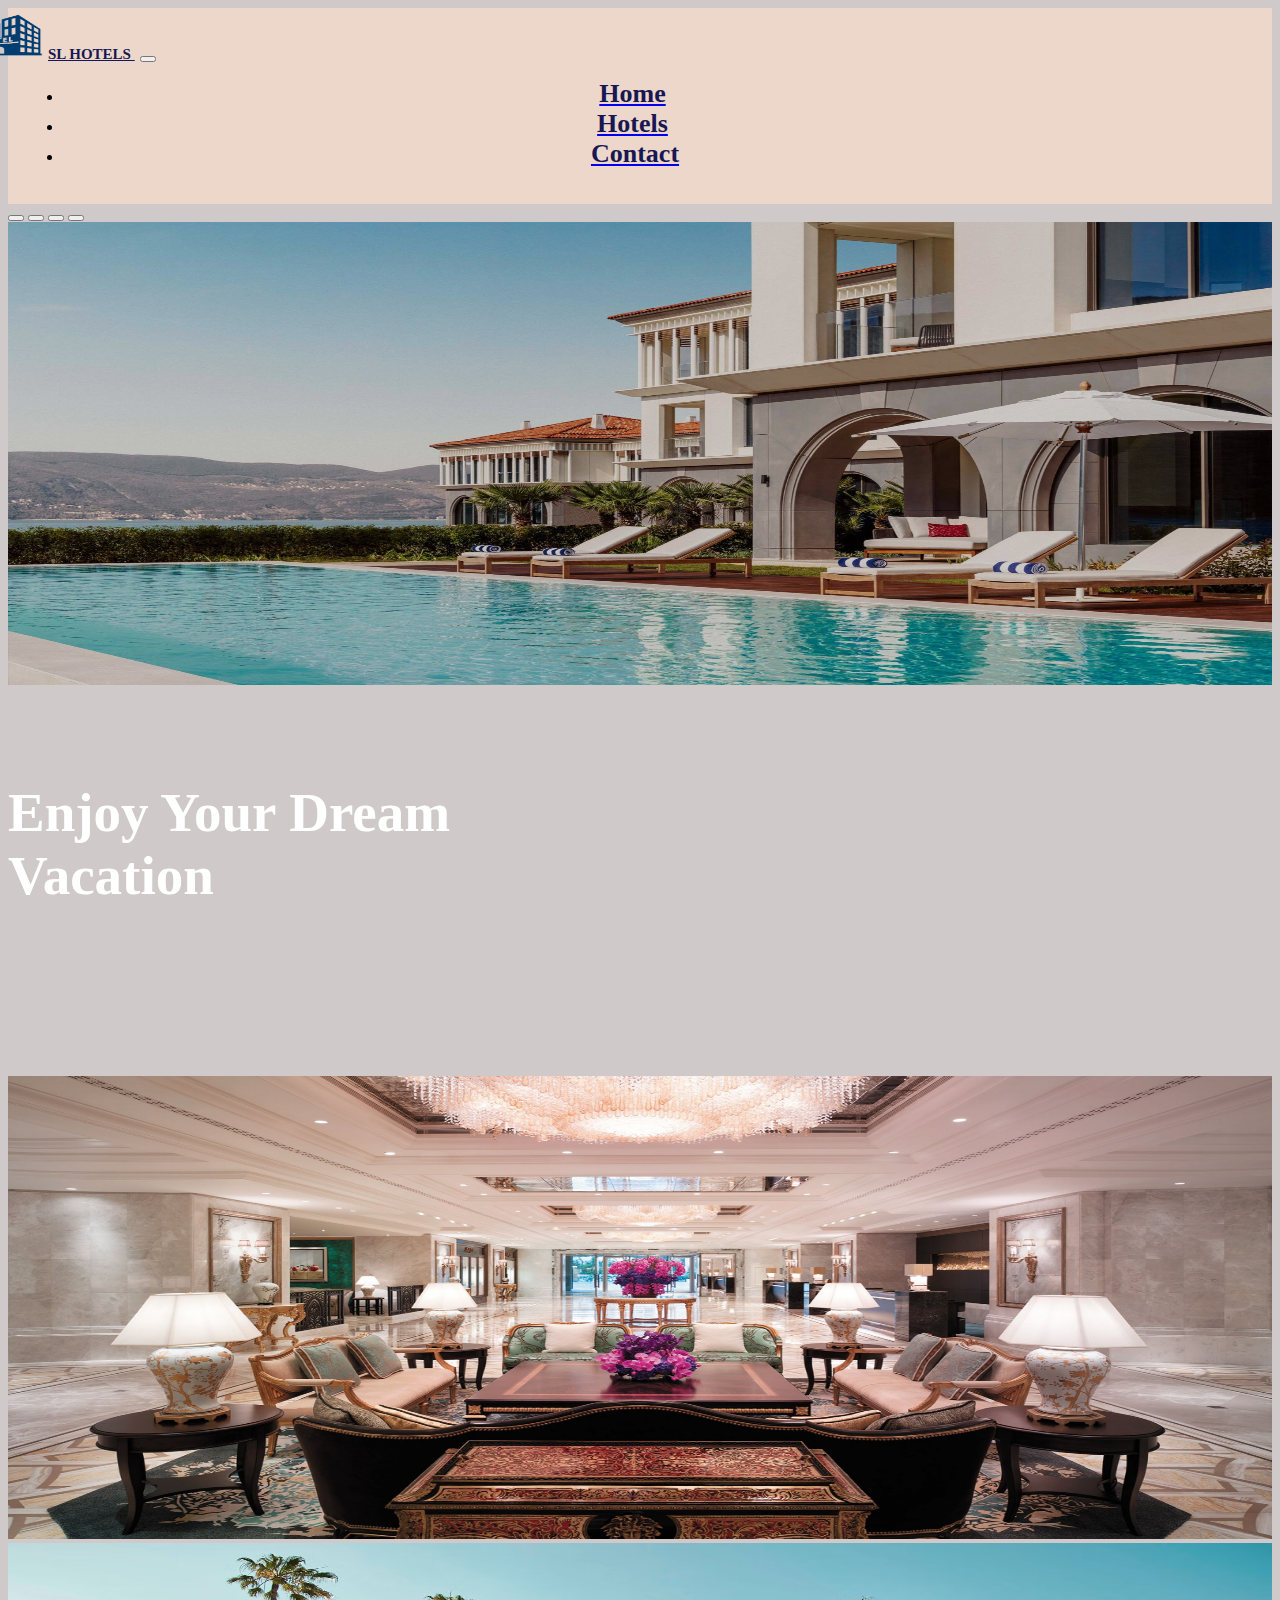
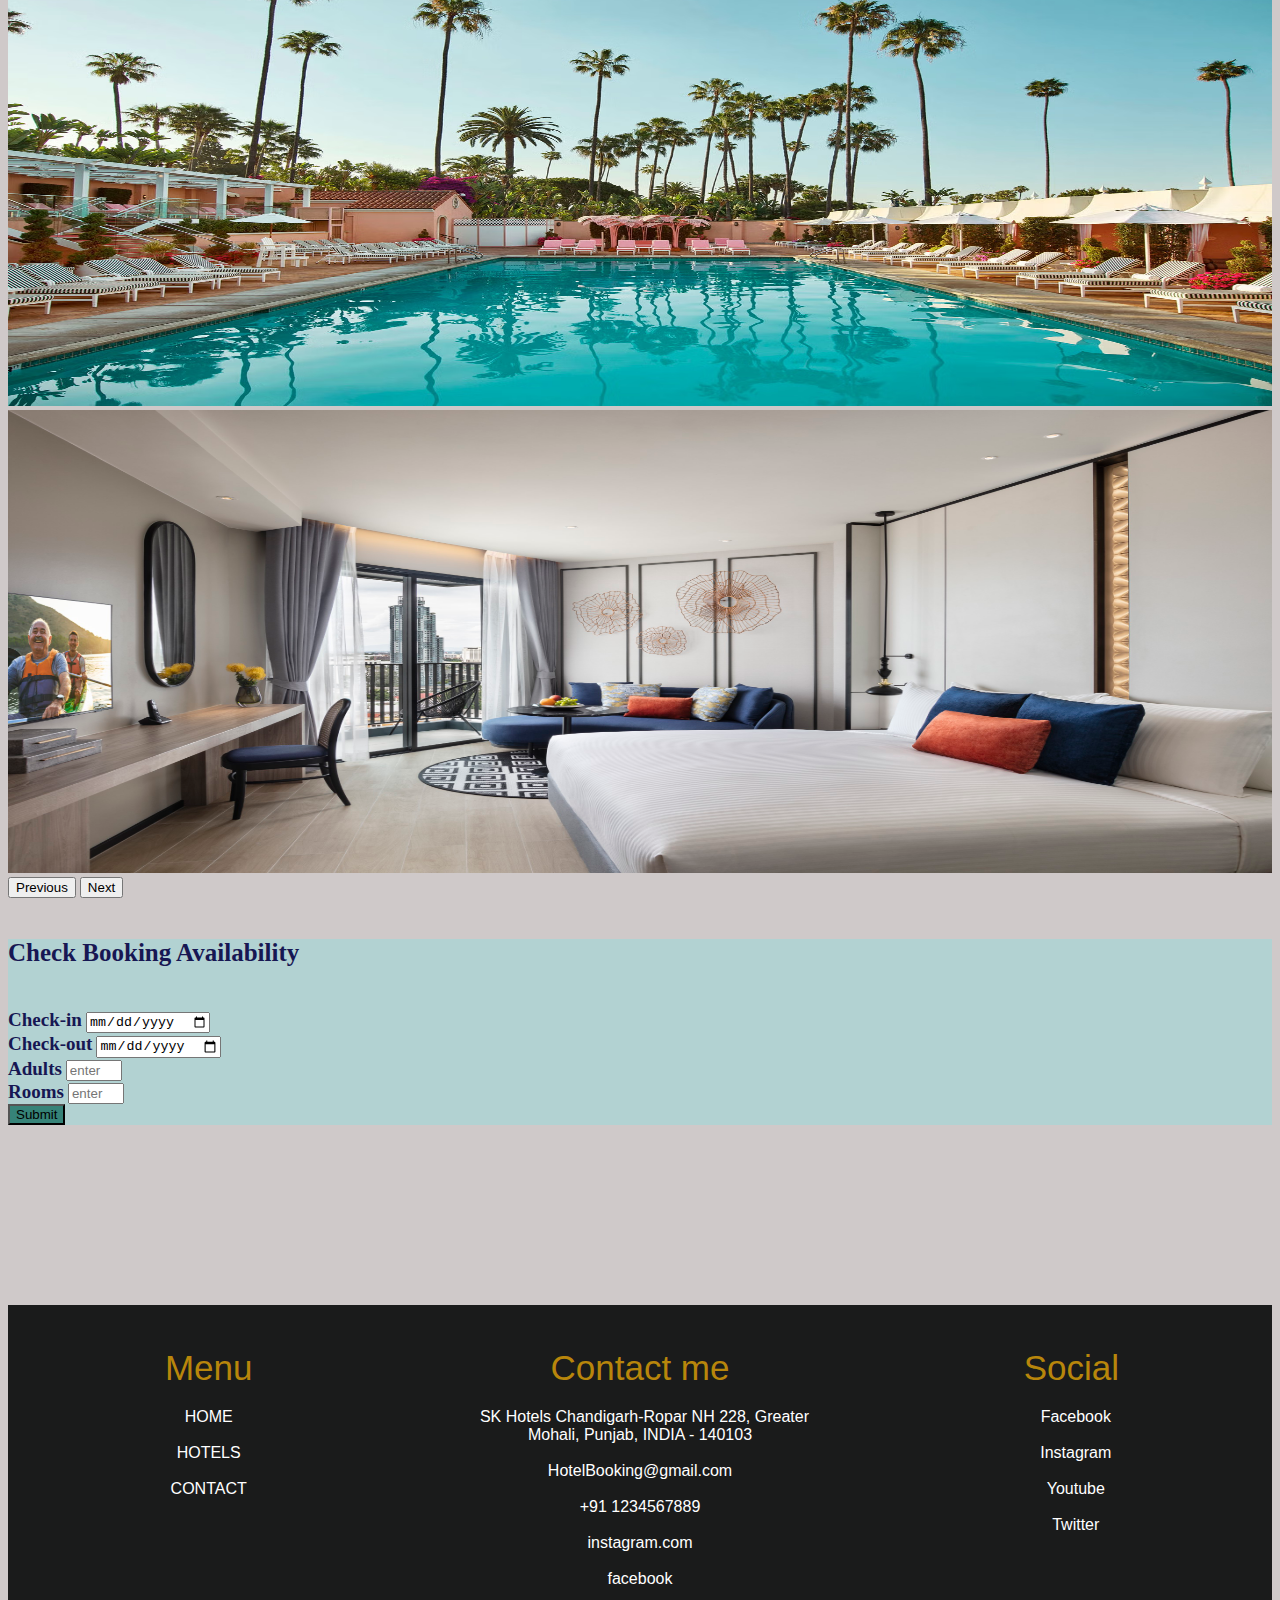
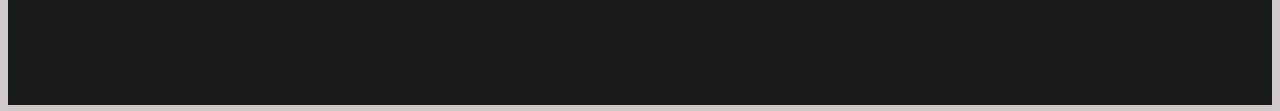
<file: index.html>
<!DOCTYPE html>
<html lang="en">
<head>
    <meta charset="UTF-8">
    <meta name="viewport" content="width=device-width, initial-scale=1.0">
    <link href="https://cdn.jsdelivr.net/npm/bootstrap@5.0.2/dist/css/bootstrap.min.css" rel="stylesheet" integrity="sha384-EVSTQN3/azprG1Anm3QDgpJLIm9Nao0Yz1ztcQTwFspd3yD65VohhpuuCOmLASjC" crossorigin="anonymous">
    <link rel="stylesheet" href="https://cdnjs.cloudflare.com/ajax/libs/font-awesome/6.4.0/css/all.min.css" integrity="sha512-iecdLmaskl7CVkqkXNQ/ZH/XLlvWZOJyj7Yy7tcenmpD1ypASozpmT/E0iPtmFIB46ZmdtAc9eNBvH0H/ZpiBw==" crossorigin="anonymous" referrerpolicy="no-referrer">
    <link rel="shortcut icon" href="">
    <link rel="stylesheet" href="./style.css">
    <title>Full Hotel Booking</title>
</head>
<body>
    <nav class="navbar navbar-expand-md fixed-top navbar-dark" style="background-color:   #edd7ca!important;">
        <div class="container">
            <a id="a-1" href="#" class="navbar-brand fs-3  ">
                <img id="img-1" src="./image/download-building-hotel-clipart-png-33-removebg-preview.png" alt="">SL HOTELS
            </a>
            <button class="navbar-toggler" type="button" data-bs-toggle="collapse" data-bs-target="#navbarNav"
                     aria-controls="navbarNav" aria-expanded="false" aria-label="Toggle navigation">
                     <span class="navbar-toggler-icon"></span>
             </button>
                 <div class="collapse navbar-collapse justify-content-center" id="navbarNav" style="margin-left: 15px;">
                        <ul class="navbar-nav mr-auto">
                            <li class="nav-item active">
                                <a class="nav-link  fs-4" href="#"><div class="s-1">Home</div></a>
                            </li>
                            <li class="nav-item">
                                <a class="nav-link  fs-4" href="#my-div"><div class="s-1">Hotels</div></a>
                            </li>
                            <li class="nav-item">
                                <a class="nav-link  fs-4" href="#grid"><div class="s-1" style="margin-right: 65px;">Contact</div></a>
                            </li>
                         </ul>
                 <button class=" custom-button"><a href="./SignUp.html" id="s-2"><i class="fa-solid fa-user-tie fa-2xl"></i></a></button>&nbsp;&nbsp;&nbsp;&nbsp;&nbsp;&nbsp;&nbsp;&nbsp;&nbsp;&nbsp;
                 <span id="mydata"></span>
                </div>
     </nav>  

  <div class="container">
      <div id="carouselExampleIndicators" class="carousel slide" data-bs-ride="carousel">
        <div class="carousel-indicators">
          <button type="button" data-bs-target="#carouselExampleIndicators" data-bs-slide-to="0" class="active" aria-current="true" aria-label="Slide 1"></button>
          <button type="button" data-bs-target="#carouselExampleIndicators" data-bs-slide-to="1" aria-label="Slide 2"></button>
          <button type="button" data-bs-target="#carouselExampleIndicators" data-bs-slide-to="2" aria-label="Slide 3"></button>
          <button type="button" data-bs-target="#carouselExampleIndicators" data-bs-slide-to="3" aria-label="Slide 4"></button>

        </div>
        <div class="carousel-inner">
          <div class="carousel-item active">
            <img src="./image/portonovi-one-only-hero-2000fs.jpg" class="d-block w-100" alt="Image - 1">
            <div class="carousel-caption d-none d-md-block">
                <h5>Enjoy Your Dream <br />
                Vacation</h5>
            </div>  
          </div>
          <div class="carousel-item">
            <img src="./image/2-1-o.jpg" class="d-block w-100" alt="Image - 2">
          </div>
          <div class="carousel-item">
            <img src="./image/beverley hills hotel main.avif" class="d-block w-100" alt="Image - 3">
          </div>
          <div class="carousel-item">
            <img src="./image/SR_Thailand_Pattaya_Som Pattaya_Standard rm-LR.jpg" class="d-block w-100" alt="Image - 4"/>
          </div>

        </div>
        <button class="carousel-control-prev" type="button" data-bs-target="#carouselExampleIndicators" data-bs-slide="prev">
          <span class="carousel-control-prev-icon" aria-hidden="true"></span>
          <span class="visually-hidden">Previous</span>
        </button>
        <button class="carousel-control-next" type="button" data-bs-target="#carouselExampleIndicators" data-bs-slide="next">
          <span class="carousel-control-next-icon" aria-hidden="true"></span>
          <span class="visually-hidden">Next</span>
        </button>
      </div>
    </div>
    <!-- check availbility form -->
    <div class="container" style="top: -70px; font-family: serif; background-color:#b2d2d2!important; color: rgb(23, 23, 83);"> 
        <div class="row">
            <div class="col-lg-12 shadow p-4 rounded">
                <h5 id="heading-one" class="mb-4">Check Booking Availability</h5>
            
                <form>
                    <div class="row align-items-end">
                        <div class="col-lg-3">
                            <label class="form-label">Check-in</label>
                            <input id="check-in" type="date" class="form-control shadow-none">
                        </div>
                        <div class="col-lg-3">
                            <label class="form-label">Check-out</label>
                            <input id="check-out" type="date" class="form-control shadow-none">
                        </div>
                        <div class="col-lg-3">
                            <label class="form-label">Adults</label>
                            <input id="adult-count" type="number" class="form-control shadow-none" max="29" min="1" placeholder="enter the no. of adult">
                        </div>
                        <div class="col-lg-2">
                            <label class="form-label" >Rooms</label>
                            <input id="rooms" type="number" class="form-control shadow-none" max="29" min="1" placeholder="enter the no. of room">
                        </div> 
                        <div class="col-lg-1">
                            <button id="search-btn" type="submit"  class="btn text-white shadow-none custom-bg">Submit</button>
                        </div>
                    </div>
                </form>
            </div>
        </div>
    </div>
    <br/>
    <div id="hotels">
        <h1 id="heading-two"></h1>
        </div> 
    <br><br><br> 
    <div id="my-div" style="display: flex; justify-content: center; flex-wrap: wrap;  width: 100%;" class="container">
    </div>    
    <div id="grid"> 
        <div class="row1">
                <h1>Menu</h1>
                <span>HOME</span> <br><br>
                <span>HOTELS</span><br><br>
                <span>CONTACT</span> <br>
        </div>
        <div class="row1">
                        <h1>Contact me</h1>
                        <span> <i class="fas fa-home mr-3"></i>&nbsp;&nbsp;SK Hotels 
                                    Chandigarh-Ropar NH 228,
                                    Greater Mohali, Punjab, INDIA - 140103 </span>
                                <br><br>
                        <span>
                           <i class="fa-solid fa-envelope"></i>
                            HotelBooking@gmail.com
                        </span>
                        <br><br>
                        <span><i class="fas fa-phone mr-3"></i> +91 1234567889</span>
                        <br><br>
                        <span><i class="fa-brands fa-instagram"></i></i>  instagram.com</span>
                        <br><br>
                        <span><i class="fa-brands fa-facebook"></i> facebook </span>
                        <br>
     </div>
        <div class="row1">
            <h1>Social</h1>   
            <span><i class="fa-brands fa-facebook"></i>&nbsp;&nbsp;Facebook</span><br><br>
            <span><i class="fa-brands fa-instagram"></i>&nbsp;&nbsp;Instagram</span><br><br>
            <span><i class="fa-brands fa-youtube"></i>&nbsp;&nbsp;Youtube</span><br><br>
            <span><i class="fa-brands fa-twitter"></i>&nbsp;&nbsp;Twitter</span><br><br>
        </div>      
    </div>
    <script src="./main.js"></script>
    <script src="https://cdn.jsdelivr.net/npm/bootstrap@5.0.2/dist/js/bootstrap.bundle.min.js" integrity="sha384-MrcW6ZMFYlzcLA8Nl+NtUVF0sA7MsXsP1UyJoMp4YLEuNSfAP+JcXn/tWtIaxVXM" crossorigin="anonymous"></script>
    <script src="https://cdn.jsdelivr.net/npm/popper.js@1.14.7/dist/umd/popper.min.js" integrity="sha384-UO2eT0CpHqdSJQ6hJty5KVphtPhzWj9WO1clHTMGa3JDZwrnQq4sF86dIHNDz0W1" crossorigin="anonymous"></script>
</body>
</html>
</file>
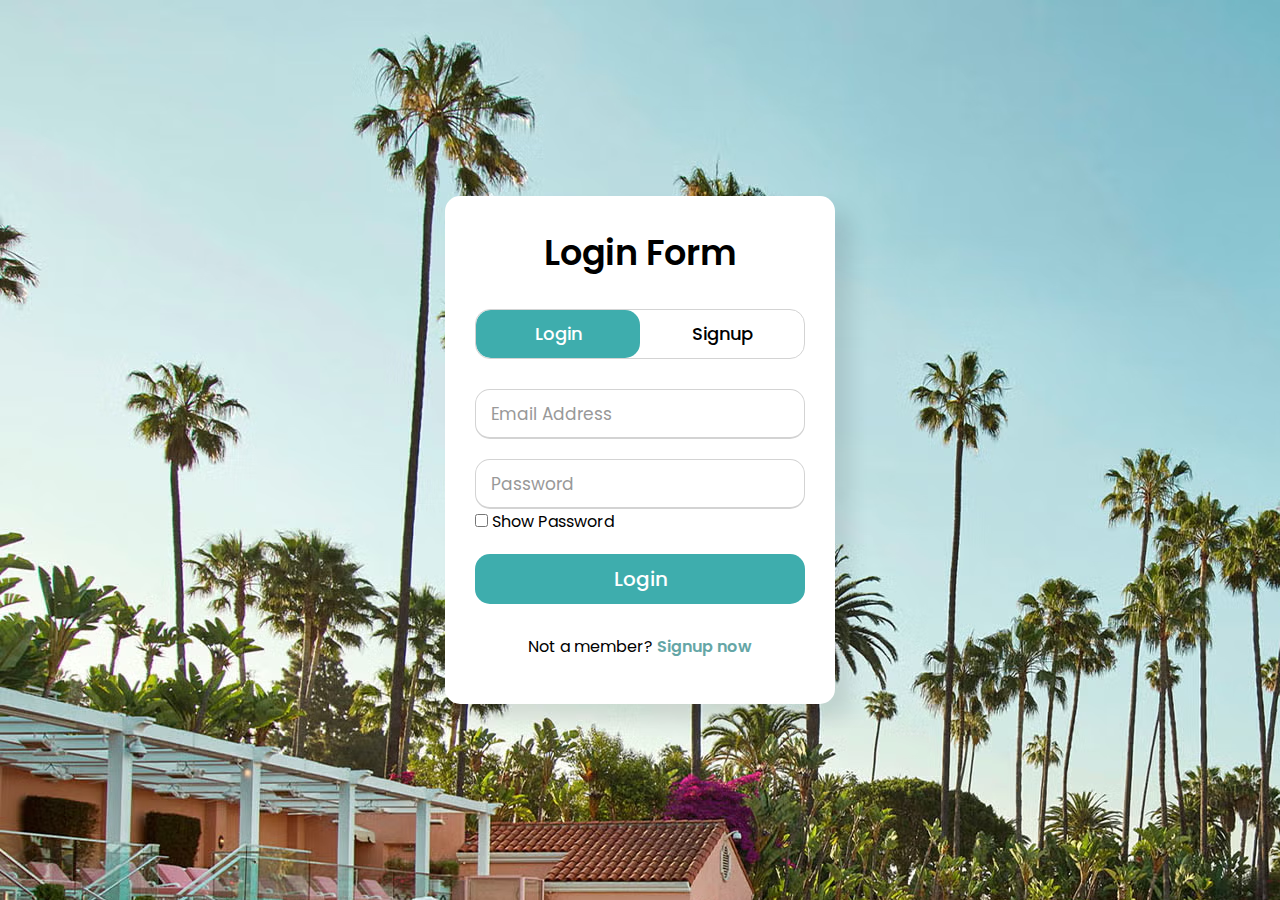
<file: SignUp.html>
<!DOCTYPE html>
<html lang="en">
<head>
    <meta charset="UTF-8">
    <meta name="viewport" content="width=device-width, initial-scale=1.0">
    <title>Document</title><link rel="shortcut icon" href="">
    <link rel="shortcut icon" href="">
    <link href="./SignUp.css" rel="stylesheet">
</head>
<body>
    <div class="wrapper">
        <div class="title-text">
          <div class="title login">Login Form</div>
          <div class="title signup">Signup Form</div>
        </div>
        <div class="form-container">
          <div class="slide-controls">
            <input type="radio" name="slide" id="login" checked>
            <input type="radio" name="slide" id="signup">
            <label for="login" class="slide login">Login</label>
            <label for="signup" class="slide signup">Signup</label>
            <div class="slider-tab"></div>
          </div>
          <div class="form-inner">
            <form action="#" class="login">
              <div class="field">
                <input type="text" placeholder="Email Address" required id="Email">
              </div>
              <div class="field">
                <input type="password" placeholder="Password" required id="Pass">
              </div>
              <div>
                <input type="checkbox" id="showPassword" onclick="togglePasswordVisibility1()">
                <label>Show Password</label>
              </div>
              <!-- <div class="pass-link"><a href="#">Forgot password?</a></div> -->
              <div class="field btn">
                <div class="btn-layer"></div>
                <input type="submit" value="Login" id="bttn">
              </div>
              <!-- <div id="meassage"></div>
              <div id="meassage2"></div> -->
              <div class="signup-link">Not a member? <a href="">Signup now</a></div>
            </form>
            <form action="#" class="signup">
              <div class="field">
                <input type="text" placeholder="Name" required id="name">
              </div>
              <div class="field">
                <input type="text" placeholder="Email Address" required id="email">
              </div>
              <div class="field">
                <input type="password" placeholder="Password" required id="pass">
              </div>
              <div>
                <input type="checkbox" id="showPass" onclick="togglePasswordVisibility()">
                <label>Show Password</label>
              </div>
            
              <div class="field btn">
                <div class="btn-layer"></div>
                <input type="submit" value="Signup" id="btn">
              </div>
            </form>
          </div>
        </div>
      </div> 
      <script src="./SignIn.js"></script>
      <script src="./SignUp.js">
      </script> 
</body>
</html>
</file>
<file: style.css>
body{
    background-color: #cfc9c9;

}
#a-1{
    font-weight: 600; color: rgb(23, 23, 83); font-size: 15px; font-family:serif;
margin-right:5px ;
} 
#img-1{
    height: 51px; width: 100px; margin-left: -60px;
}

.s-1{
    margin-right: 70px; 
    color:  rgb(23, 23, 83);
    text-align: center;
     font-weight: 600;
      font-size: 26px; 
      font-family:serif;

}

.s-1:hover{
    color: rgb(71, 55, 152);
    border-radius: 10%;
    background-color: #e9cbb2;
    transition: .5s;
}

#s-2{
    font-style: serif;
    font-weight: 600;
    margin-left:3px;
    /* font-size: 26px; */
    font-family: serif;
    color:   rgb(23, 23, 83);
    text-decoration: none;
    
} 
#s-2:hover{
    color: rgb(71, 55, 152);
}
/* carousel */
.carousel-inner .carousel-caption {
    padding-bottom: 77px;
}
.carousel-caption .carousel-inner h1{
    font-family: coiny , cursive
}
.carousel-caption h5{
    color: white;
    font-size: 55px;
    font-weight: 900;
    padding-left: -144px;
    text-align: left;
}
.w-100{
    width: 100%!important;
height: 463px
}

.custom-bg{
    background-color: #368378;
}

.custom-bg:hover{
    background-color: #279eBc;
} 
.custom-button {
    background-color:#edd7ca;
    color: rgb(23, 23, 83);
    border: none;
} 
.custom-button:hover{
    background-color: #e9cbb2;
    color: rgb(71, 55, 152);
    border-radius: 4px;
}

#heading-one{
    font-size: 25px;
    font-weight: 600;
}

div label{
    font-size: 19px;
    font-weight: 600;
}

#heading-two{
text-align: center;
font-size: 55px;
color: aliceblue;
font-family:'Franklin Gothic Medium', 'Arial Narrow', Arial, sans-serif
}

#hotels{
    height: 63px;
    width: 100;
    text-align: center;
    background-color: transparent;
    margin-top: 45px;
    text-size-adjust: 45px;

}
.img-div:hover{
box-shadow: 2px 2px 12px 0px black;

}
.text-div{
    font-family: serif;
    font-size: 16px;
}
.text-div:hover{
color: rgb(32, 32, 84);
}
.main-div:hover{
    padding: 13px;
    background: #89a3a4;
    color: rgb(112, 50, 44);
    font-family: serif;
    font-weight: 650px;
    box-shadow: 2px 4px 12px 0px black;
}
#btn-book{
    color: #e9cbb2;
    background-color: grey;
    border: 5px solid grey;
    box-shadow: 2px 3px 4px black;

    color: #e9cbb2;
    background-color: grey;
    border: 5px solid grey;
    box-shadow: 2px 3px 4px black;
    
    padding: 1px 6px;
    text-decoration: none;
}

/* Fotter */
#grid{
    height: 400px;
    width:100%;
    background-color:  #1a1b1b;
    display:grid;
    grid-template-columns: repeat(3,1fr);
    column-gap:30px;
}
.row1{
    margin:20px;
 text-align: center;
 
}
.row1 h1{
    color:darkgoldenrod;
    font-size: 35px;
    font-family: sans-serif;
    font-weight: 300;
    margin-bottom: 20px;
}

.row1 span{
    color:white;
    font-family: sans-serif;
    font-weight: 300;
}
</file>
<file: SignUp.css>
@import url('https://fonts.googleapis.com/css?family=Poppins:400,500,600,700&display=swap');
*{
  margin: 0;
  padding: 0;
  box-sizing: border-box;
  font-family: 'Poppins', sans-serif;
}
html,body{
  display: grid;
  height: 100%;
  width: 100%;
  place-items: center;
  background-image:url(./image/beverley\ hills\ hotel\ main.avif);
}
::selection{
  background: #1a75ff;
  color: #fff;
}
.wrapper{
  overflow: hidden;
  max-width: 390px;
  background: #fff;
  padding: 30px;
  border-radius: 15px;
  box-shadow: 15px 15px 20px rgba(0,0,0,0.1);
}
.wrapper .title-text{
  display: flex;
  width: 200%;
}
.wrapper .title{
  width: 50%;
  font-size: 35px;
  font-weight: 600;
  text-align: center;
  transition: all 0.6s cubic-bezier(0.68,-0.55,0.265,1.55);
}
.wrapper .slide-controls{
  position: relative;
  display: flex;
  height: 50px;
  width: 100%;
  overflow: hidden;
  margin: 30px 0 10px 0;
  justify-content: space-between;
  border: 1px solid lightgrey;
  border-radius: 15px;
}
.slide-controls .slide{
  height: 100%;
  width: 100%;
  color: #fff;
  font-size: 18px;
  font-weight: 500;
  text-align: center;
  line-height: 48px;
  cursor: pointer;
  z-index: 1;
  transition: all 0.6s ease;
}
.slide-controls label.signup{
  color: #000;
}
.slide-controls .slider-tab{
  position: absolute;
  height: 100%;
  width: 50%;
  left: 0;
  z-index: 0;
  border-radius: 15px;
  background-color: rgb(62, 173, 173);
  transition: all 0.6s cubic-bezier(0.68,-0.55,0.265,1.55);
}
input[type="radio"]{
  display: none;
}
#signup:checked ~ .slider-tab{
  left: 50%;
}
#signup:checked ~ label.signup{
  color: #fff;
  cursor: default;
  user-select: none;
}
#signup:checked ~ label.login{
  color: #000;
}
#login:checked ~ label.signup{
  color: #000;
}
#login:checked ~ label.login{
  cursor: default;
  user-select: none;
}
.wrapper .form-container{
  width: 100%;
  overflow: hidden;
}
.form-container .form-inner{
  display: flex;
  width: 200%;
}
.form-container .form-inner form{
  width: 50%;
  transition: all 0.6s cubic-bezier(0.68,-0.55,0.265,1.55);
}
.form-inner form .field{
  height: 50px;
  width: 100%;
  margin-top: 20px;
}
.form-inner form .field input{
  height: 100%;
  width: 100%;
  outline: none;
  padding-left: 15px;
  border-radius: 15px;
  border: 1px solid lightgrey;
  border-bottom-width: 2px;
  font-size: 17px;
  transition: all 0.3s ease;
}
.form-inner form .field input:focus{
  border-color: rgb(22, 131, 131);
}
.form-inner form .field input::placeholder{
  color: #999;
  transition: all 0.3s ease;
}
form .field input:focus::placeholder{
  color: rgb(7, 130, 152);
}
.form-inner form .pass-link{
  margin-top: 5px;
}
.form-inner form .signup-link{
  text-align: center;
  margin-top: 30px;
}
.form-inner form .pass-link a,
.form-inner form .signup-link a{
  color: rgb(101, 166, 166);
  text-decoration: none;
  font-weight: 600;
}
.form-inner form .pass-link a:hover,
.form-inner form .signup-link a:hover{
  text-decoration: underline;
}
form .btn{
  height: 50px;
  width: 100%;
  border-radius: 15px;
  position: relative;
  overflow: hidden;
}
form .btn .btn-layer{
  height: 100%;
  width: 300%;
  position: absolute;
  left: -100%;
  background-color: rgb(62, 173, 173);
  border-radius: 15px;
  transition: all 0.4s ease;;
}
form .btn:hover .btn-layer{
  left: 0;
}
form .btn input[type="submit"]{
  height: 100%;
  width: 100%;
  z-index: 1;
  position: relative;
  background: none;
  border: none;
  color: #fff;
  padding-left: 0;
  border-radius: 15px;
  font-size: 20px;
  font-weight: 500;
  cursor: pointer;
}
</file>
